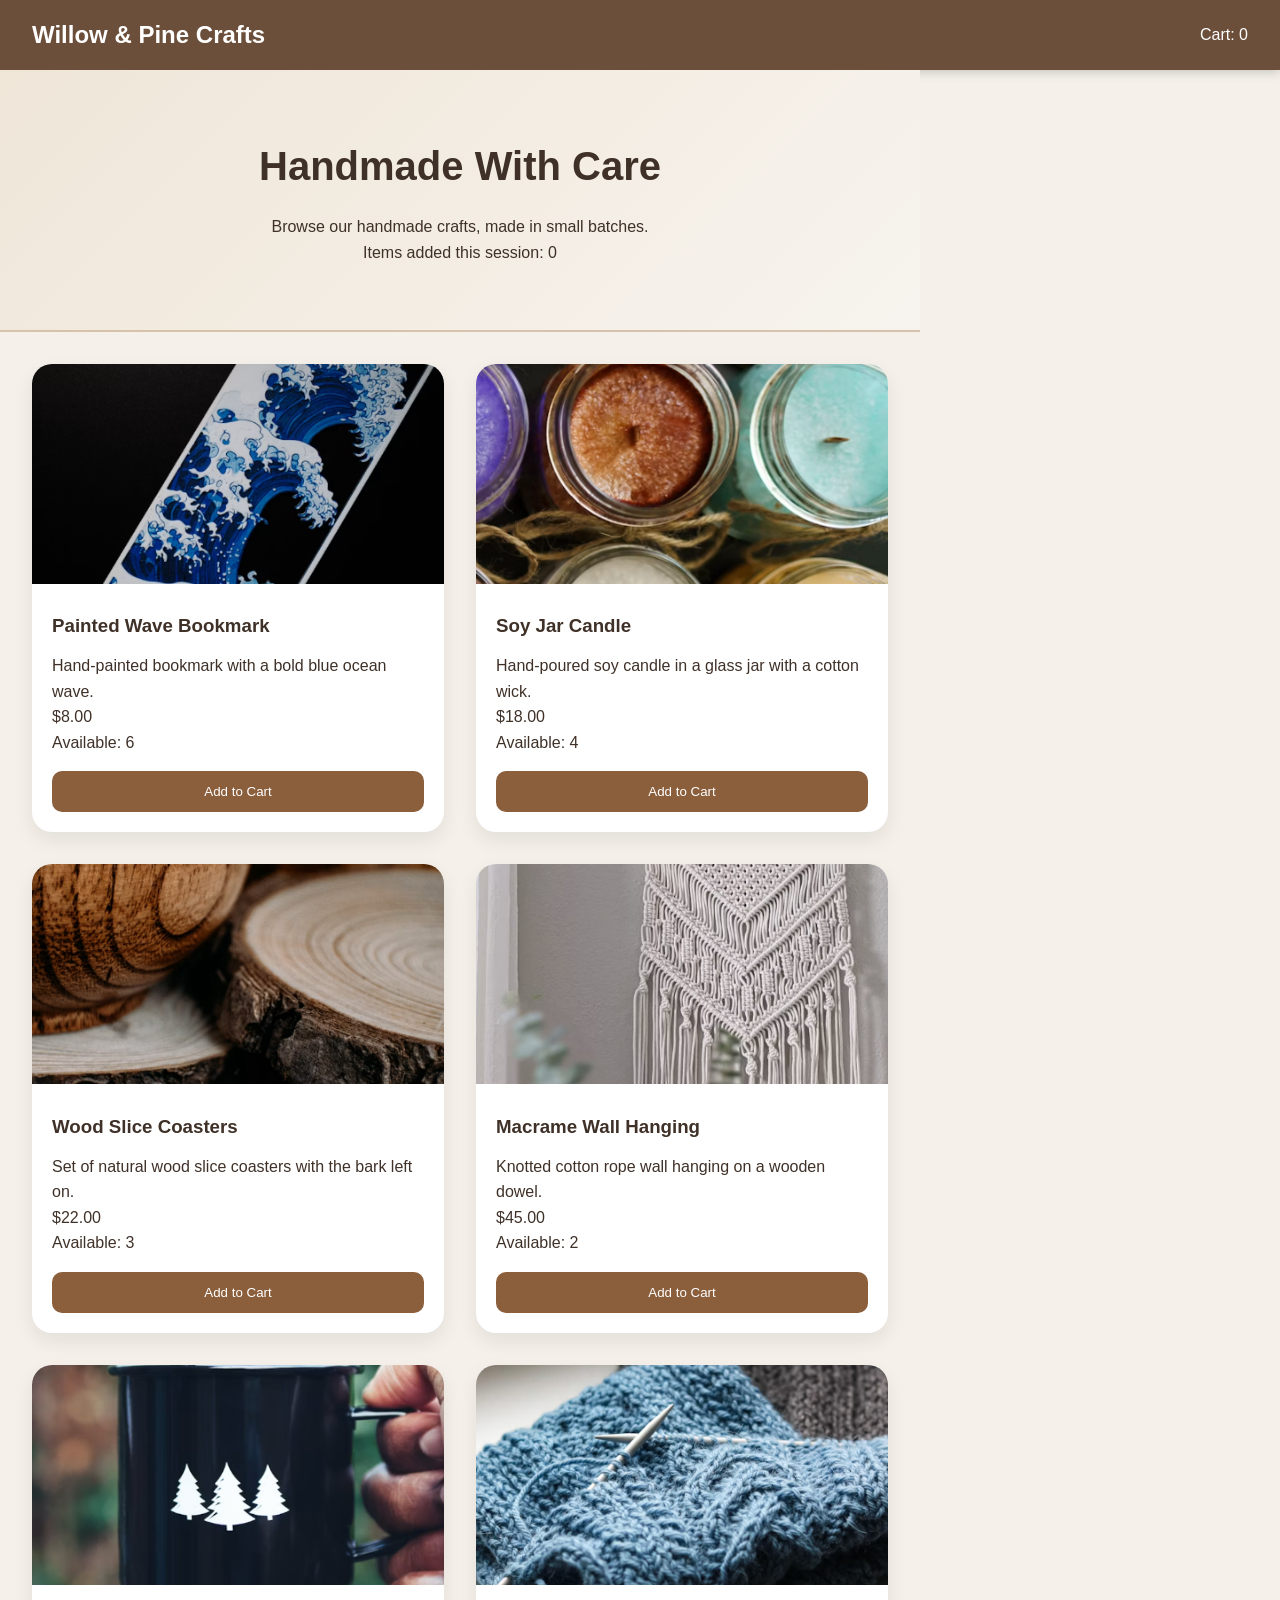
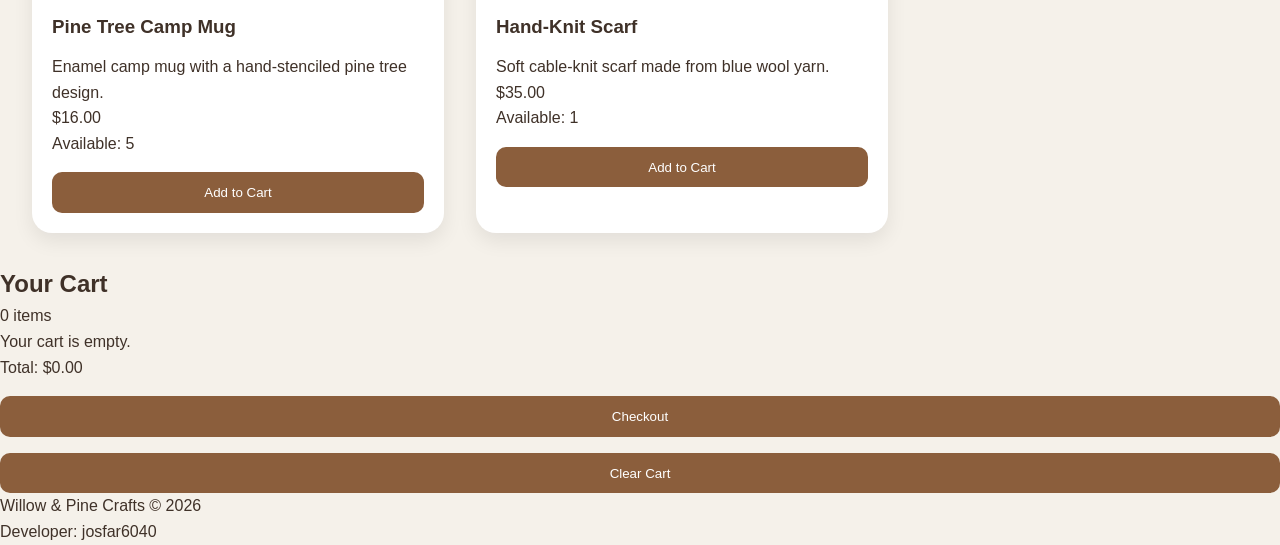
<file: Index.html>
<!DOCTYPE html>
<html lang="en">
<head>
    <!--
        Author: Joshua Farr
        Date: 11/7/2026
        Purpose: Storefront page for Willow & Pine Crafts. It displays handmade
                 craft products and a shopping cart. The cart is saved in
                 localStorage, items added this session are counted in
                 sessionStorage, and the last purchase is saved in a cookie.
    -->
    <meta charset="UTF-8">
    <meta name="viewport" content="width=device-width, initial-scale=1.0">
    <title>Willow & Pine Crafts</title>
    <link rel="stylesheet" href="PA_Storage-Central_StarterFile.css">
    <script src="PA_Storage-Central_StarterFile.js" defer></script>
</head>
<body>
    <header>
        <nav>
            <h1>Willow & Pine Crafts</h1>
            <p id="cart-badge" class="cart-badge">Cart: <span id="cart-count">0</span></p>
        </nav>
    </header>

    <main>
        <section class="welcome-section">
            <h2>Handmade With Care</h2>
            <p id="welcome-message"></p>
            <p id="session-message" class="session-message"></p>
        </section>

        <section class="product-grid" id="product-grid" aria-label="Products">
            <!-- Product cards are added with JavaScript -->
        </section>
    </main>

    <!-- Shopping cart -->
    <aside class="cart-panel" aria-labelledby="cart-heading">
        <h2 id="cart-heading">Your Cart</h2>
        <p id="cart-summary">0 items</p>

        <ul id="cart-items" class="cart-items"></ul>

        <p id="cart-total" class="cart-total">Total: $0.00</p>

        <button type="button" id="checkout-btn">Checkout</button>
        <button type="button" id="clear-btn" class="secondary-btn">Clear Cart</button>
    </aside>

    <!-- Add to cart notification -->
    <p id="notification" class="notification" role="status" aria-live="polite"></p>

    <footer>
        <p>Willow & Pine Crafts &copy; 2026</p>
        <p>Developer: josfar6040</p>
    </footer>
</body>
</html>
</file>
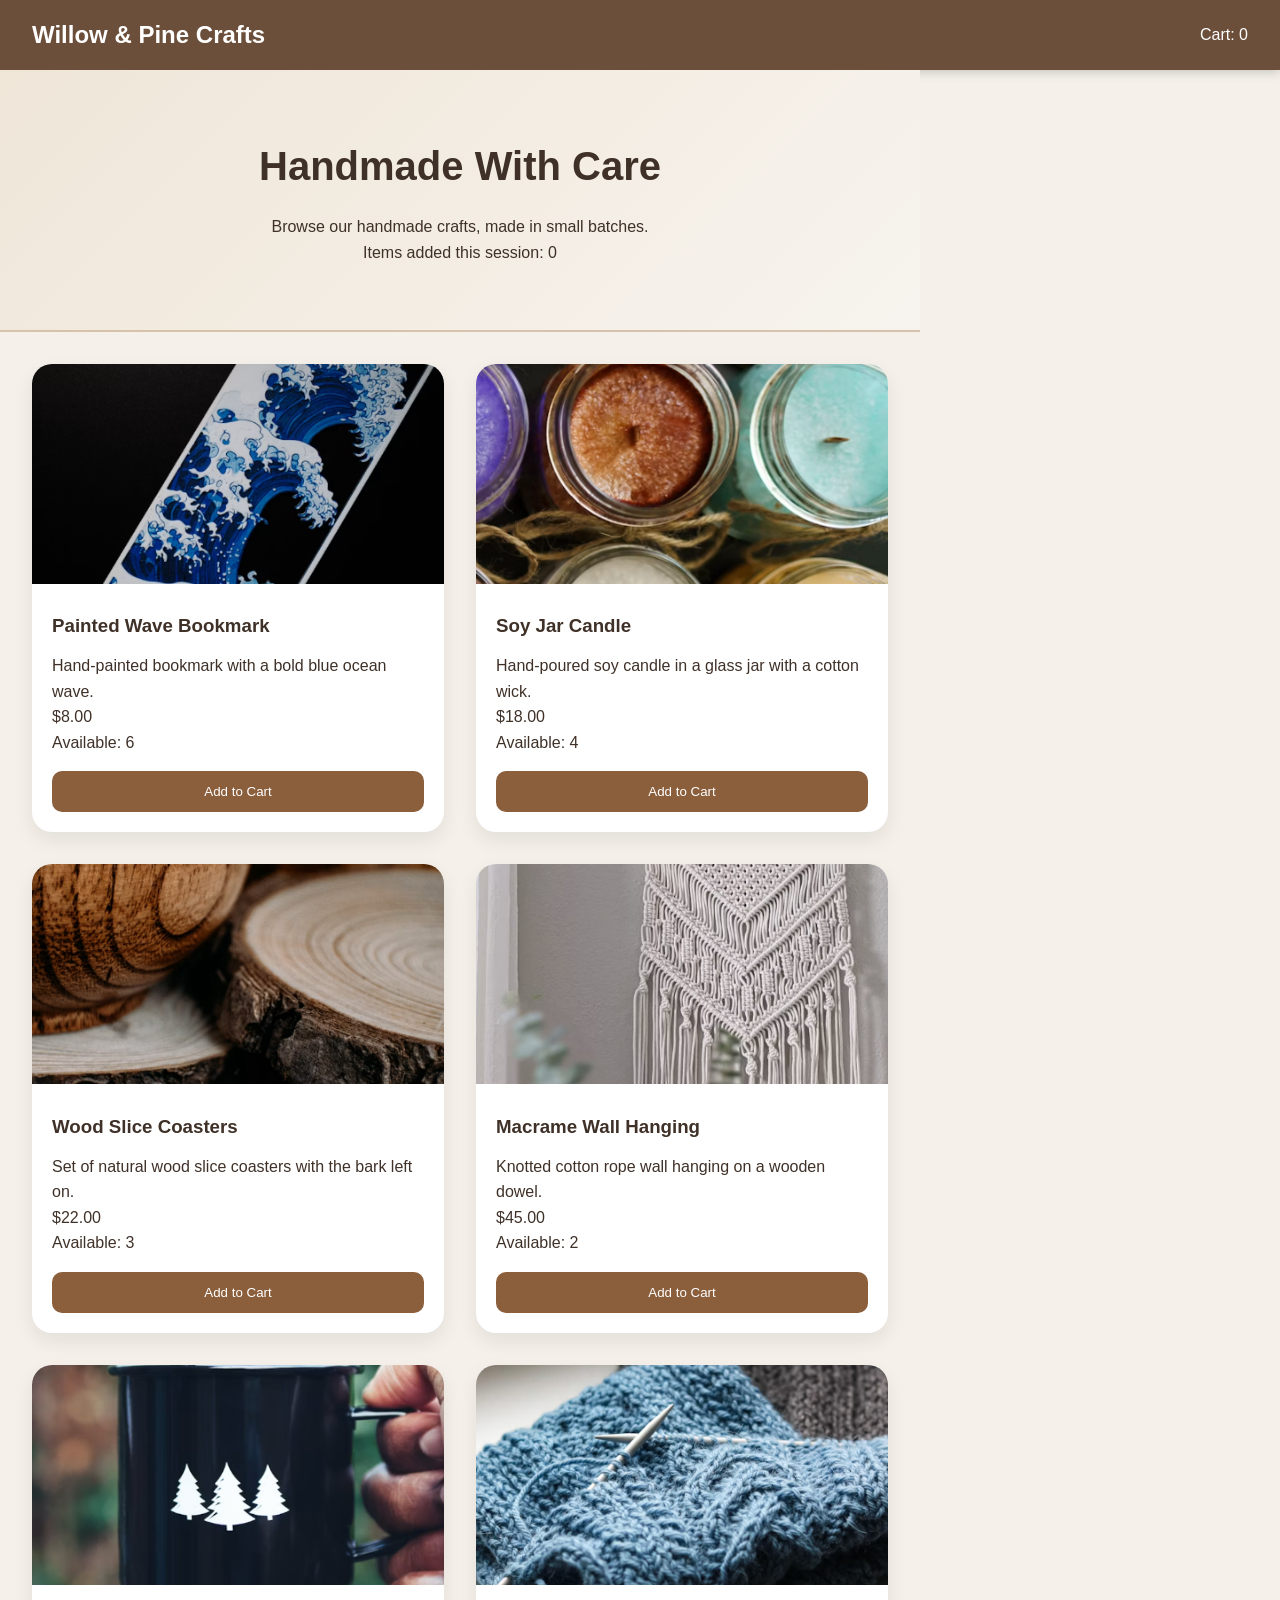
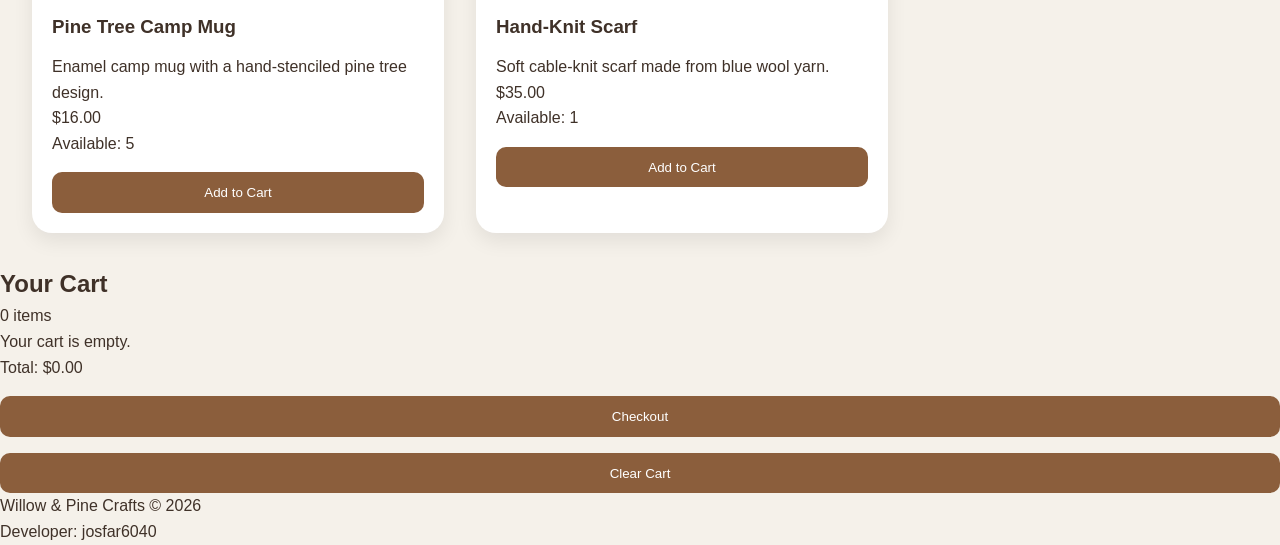
<file: PA_Storage-Central_StarterFile.html>
<!DOCTYPE html>
<html lang="en">
<head>
    <!--
        Author: Joshua Farr
        Date: 11/7/2026
        Purpose: Storefront page for Willow & Pine Crafts. It displays handmade
                 craft products and a shopping cart. The cart is saved in
                 localStorage, items added this session are counted in
                 sessionStorage, and the last purchase is saved in a cookie.
    -->
    <meta charset="UTF-8">
    <meta name="viewport" content="width=device-width, initial-scale=1.0">
    <title>Willow & Pine Crafts</title>
    <link rel="stylesheet" href="PA_Storage-Central_StarterFile.css">
    <script src="PA_Storage-Central_StarterFile.js" defer></script>
</head>
<body>
    <header>
        <nav>
            <h1>Willow & Pine Crafts</h1>
            <p id="cart-badge" class="cart-badge">Cart: <span id="cart-count">0</span></p>
        </nav>
    </header>

    <main>
        <section class="welcome-section">
            <h2>Handmade With Care</h2>
            <p id="welcome-message"></p>
            <p id="session-message" class="session-message"></p>
        </section>

        <section class="product-grid" id="product-grid" aria-label="Products">
            <!-- Product cards are added with JavaScript -->
        </section>
    </main>

    <!-- Shopping cart -->
    <aside class="cart-panel" aria-labelledby="cart-heading">
        <h2 id="cart-heading">Your Cart</h2>
        <p id="cart-summary">0 items</p>

        <ul id="cart-items" class="cart-items"></ul>

        <p id="cart-total" class="cart-total">Total: $0.00</p>

        <button type="button" id="checkout-btn">Checkout</button>
        <button type="button" id="clear-btn" class="secondary-btn">Clear Cart</button>
    </aside>

    <!-- Add to cart notification -->
    <p id="notification" class="notification" role="status" aria-live="polite"></p>

    <footer>
        <p>Willow & Pine Crafts &copy; 2026</p>
        <p>Developer: josfar6040</p>
    </footer>
</body>
</html>
</file>
<file: PA_Storage-Central_StarterFile.css>
/* =========================================
     Author: Joshua Farr
     Date: 11/7/2026
     Purpose: Styles for the Willow & Pine Crafts storefront, including theproduct grid, shopping cart panel, and out-of-stock state.
========================================= */

/* =========================================
     RESET
========================================= */

* {
    margin: 0;
    padding: 0;
    box-sizing: border-box;
}

/* =========================================
     BODY
========================================= */

body {
    background: #f5f1ea;
    color: #3f3128;
    font-family: Arial, sans-serif;
    line-height: 1.6;
}

/* =========================================
     HEADER
========================================= */

header {
    background: #6b4f3a;
    color: white;
    padding: 1rem 2rem;
    box-shadow: 0 2px 10px rgba(0, 0, 0, .2);
}

nav {
    display: flex;
    justify-content: space-between;
    align-items: center;
}

/* =========================================
     PAGE LAYOUT
========================================= */

main {
    padding-right: 360px;
}

/* =========================================
     HERO
========================================= */

.welcome-section {
    text-align: center;
    padding: 4rem 2rem;
    background: linear-gradient(135deg, #efe6d8, #f7f3ee);
    border-bottom: 2px solid #d7c3ab;
}

.welcome-section h2 {
    font-size: 2.5rem;
    margin-bottom: 1rem;
}

/* =========================================
     PRODUCTS
========================================= */

.product-grid {
    display: grid;
    grid-template-columns: repeat(auto-fit, minmax(280px, 1fr));
    gap: 2rem;
    padding: 2rem;
}

.product-card {
    background: white;
    border-radius: 20px;
    overflow: hidden;
    box-shadow: 0 8px 20px rgba(0, 0, 0, .08);
    position: relative;
    transition:
        transform .3s ease,
        box-shadow .3s ease;
}

.product-card:hover {
    transform: translateY(-8px);
    box-shadow: 0 12px 24px rgba(0, 0, 0, .15);
}

.product-card img {
    width: 100%;
    height: 220px;
    object-fit: cover;
}

.product-content {
    padding: 1.25rem;
}

.product-content h3 {
    margin-bottom: .75rem;
}

/* =========================================
     BUTTONS
========================================= */

button {
    width: 100%;
    padding: .8rem;
    border: none;
    border-radius: 10px;
    cursor: pointer;
    margin-top: 1rem;
    background: #8b5e3c;
    color: white;
    transition: .3s;
}

button:hover {
    background: #6b4f3a;
}

button:focus {
    outline: 3px solid #0ea5e9;
}

button:disabled {
    cursor: not-allowed;
}

/* =========================================
     OUT OF STOCK
========================================= */

.out-of-stock {
    opacity: .4;
    filter: grayscale(100%);
}

/* =========================================
     TOOLTIP
========================================= */

.mouse-tooltip {
    position: fixed;
    pointer-events: none;
    background: #991b1b;
    color: white;
    padding: .5rem .75rem;
    border-radius: 8px;
    opacity: 0;
    z-index: 9999;
}

.mouse-tooltip.show {
    opacity: 1;
}

/* =========================================
     RESPONSIVE DESIGN
========================================= */

@media (max-width: 900px) {
    main { 
        padding-right: 0; 
    }
}
</file>
